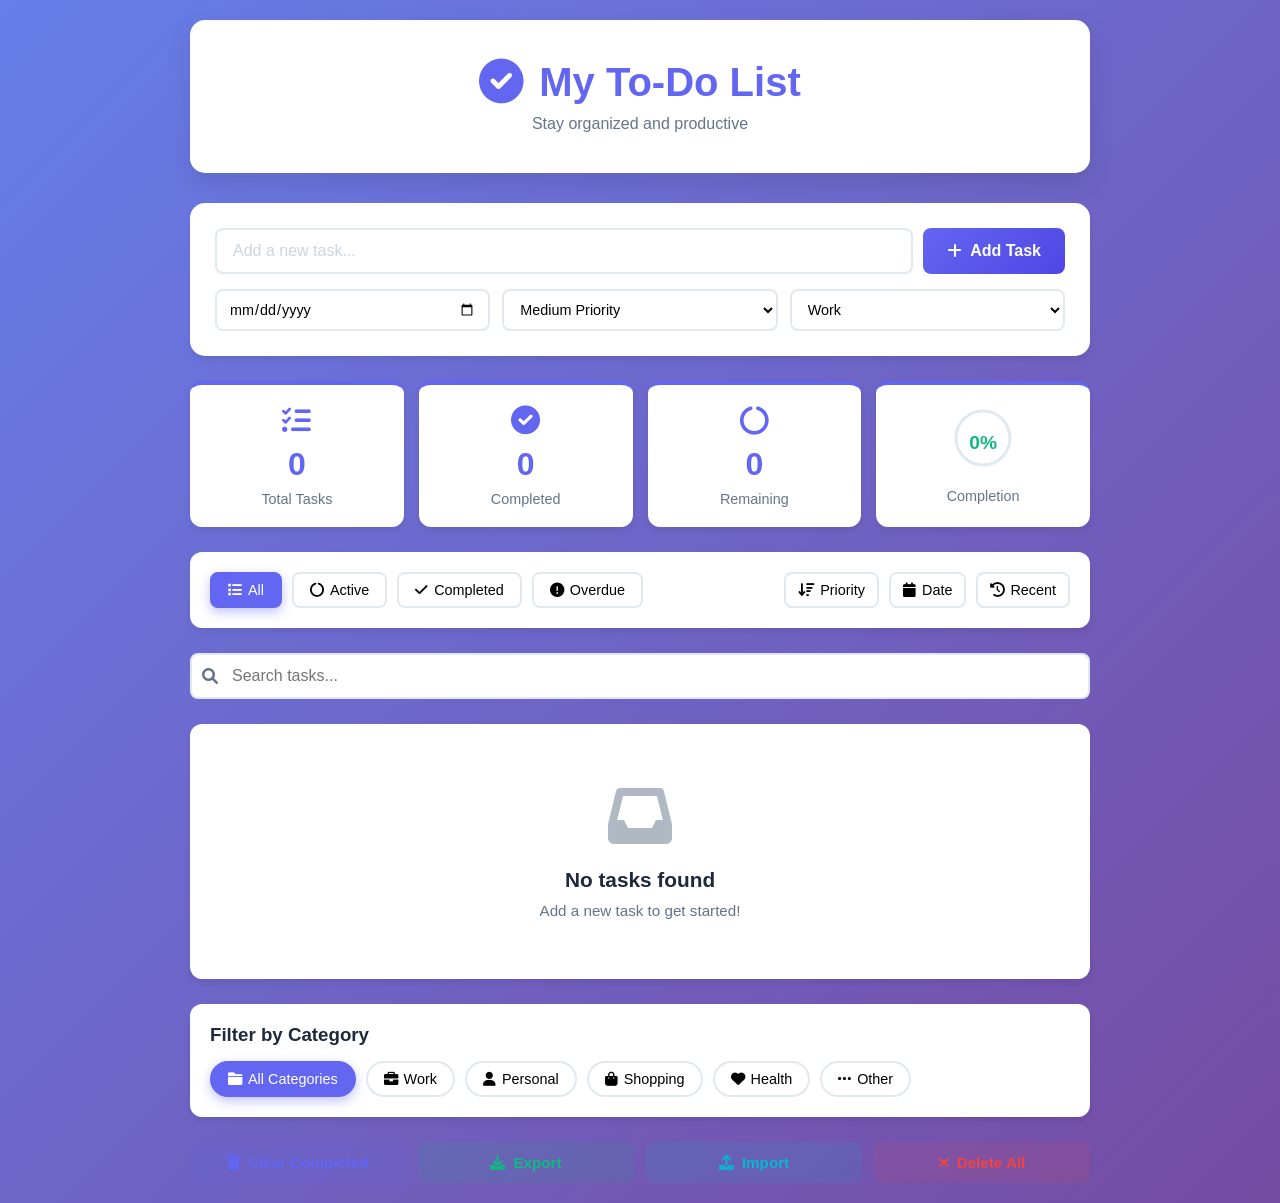
<file: todo-index.html>
<!DOCTYPE html>
<html lang="en">
<head>
    <meta charset="UTF-8">
    <meta name="viewport" content="width=device-width, initial-scale=1.0">
    <title>My To-Do List - Task Manager</title>
    <link rel="stylesheet" href="todo-styles.css">
    <link rel="stylesheet" href="https://cdnjs.cloudflare.com/ajax/libs/font-awesome/6.0.0/css/all.min.css">
</head>
<body>
    <div class="container">
        <!-- Header -->
        <header class="header">
            <div class="header-content">
                <h1><i class="fas fa-check-circle"></i> My To-Do List</h1>
                <p>Stay organized and productive</p>
            </div>
        </header>

        <!-- Main Content -->
        <main class="main">
            <!-- Input Section -->
            <section class="input-section">
                <div class="input-group">
                    <input 
                        type="text" 
                        id="taskInput" 
                        class="task-input" 
                        placeholder="Add a new task..."
                        autocomplete="off"
                    >
                    <button id="addBtn" class="add-btn">
                        <i class="fas fa-plus"></i> Add Task
                    </button>
                </div>
                <div class="input-options">
                    <input 
                        type="date" 
                        id="dueDateInput" 
                        class="due-date-input"
                    >
                    <select id="prioritySelect" class="priority-select">
                        <option value="low">Low Priority</option>
                        <option value="medium" selected>Medium Priority</option>
                        <option value="high">High Priority</option>
                    </select>
                    <select id="categorySelect" class="category-select">
                        <option value="work">Work</option>
                        <option value="personal">Personal</option>
                        <option value="shopping">Shopping</option>
                        <option value="health">Health</option>
                        <option value="other">Other</option>
                    </select>
                </div>
            </section>

            <!-- Statistics Section -->
            <section class="stats-section" id="statsSection">
                <div class="stat-card">
                    <div class="stat-icon"><i class="fas fa-tasks"></i></div>
                    <div class="stat-number" id="totalTasks">0</div>
                    <div class="stat-label">Total Tasks</div>
                </div>
                <div class="stat-card">
                    <div class="stat-icon"><i class="fas fa-check-circle"></i></div>
                    <div class="stat-number" id="completedTasks">0</div>
                    <div class="stat-label">Completed</div>
                </div>
                <div class="stat-card">
                    <div class="stat-icon"><i class="fas fa-circle-notch"></i></div>
                    <div class="stat-number" id="remainingTasks">0</div>
                    <div class="stat-label">Remaining</div>
                </div>
                <div class="stat-card progress-card">
                    <div class="progress-ring">
                        <svg width="60" height="60">
                            <circle cx="30" cy="30" r="27" class="progress-ring-circle"></circle>
                            <circle cx="30" cy="30" r="27" class="progress-ring-progress" id="progressCircle"></circle>
                        </svg>
                        <div class="progress-text" id="completionPercentage">0%</div>
                    </div>
                    <div class="stat-label">Completion</div>
                </div>
            </section>

            <!-- Filter & Sort Section -->
            <section class="filter-section">
                <div class="filter-buttons">
                    <button class="filter-btn active" data-filter="all">
                        <i class="fas fa-list"></i> All
                    </button>
                    <button class="filter-btn" data-filter="active">
                        <i class="fas fa-circle-notch"></i> Active
                    </button>
                    <button class="filter-btn" data-filter="completed">
                        <i class="fas fa-check"></i> Completed
                    </button>
                    <button class="filter-btn" data-filter="overdue">
                        <i class="fas fa-exclamation-circle"></i> Overdue
                    </button>
                </div>
                <div class="sort-buttons">
                    <button class="sort-btn" id="sortPriority" title="Sort by Priority">
                        <i class="fas fa-sort-amount-down"></i> Priority
                    </button>
                    <button class="sort-btn" id="sortDate" title="Sort by Date">
                        <i class="fas fa-calendar"></i> Date
                    </button>
                    <button class="sort-btn" id="sortRecent" title="Most Recent">
                        <i class="fas fa-history"></i> Recent
                    </button>
                </div>
            </section>

            <!-- Search Section -->
            <section class="search-section">
                <input 
                    type="text" 
                    id="searchInput" 
                    class="search-input" 
                    placeholder="Search tasks..."
                    autocomplete="off"
                >
                <i class="fas fa-search search-icon"></i>
            </section>

            <!-- Tasks List -->
            <section class="tasks-section">
                <div id="tasksList" class="tasks-list">
                    <div class="empty-state">
                        <i class="fas fa-inbox"></i>
                        <h3>No tasks yet</h3>
                        <p>Add a new task to get started!</p>
                    </div>
                </div>
            </section>

            <!-- Category Filter -->
            <section class="category-filter-section">
                <h3>Filter by Category</h3>
                <div class="category-tags" id="categoryTags">
                    <button class="category-tag active" data-category="all">
                        <i class="fas fa-folder"></i> All Categories
                    </button>
                    <button class="category-tag" data-category="work">
                        <i class="fas fa-briefcase"></i> Work
                    </button>
                    <button class="category-tag" data-category="personal">
                        <i class="fas fa-user"></i> Personal
                    </button>
                    <button class="category-tag" data-category="shopping">
                        <i class="fas fa-shopping-bag"></i> Shopping
                    </button>
                    <button class="category-tag" data-category="health">
                        <i class="fas fa-heart"></i> Health
                    </button>
                    <button class="category-tag" data-category="other">
                        <i class="fas fa-ellipsis-h"></i> Other
                    </button>
                </div>
            </section>

            <!-- Action Buttons -->
            <section class="action-buttons">
                <button id="clearCompleted" class="action-btn clear-btn">
                    <i class="fas fa-trash"></i> Clear Completed
                </button>
                <button id="exportTasks" class="action-btn export-btn">
                    <i class="fas fa-download"></i> Export
                </button>
                <button id="importTasks" class="action-btn import-btn">
                    <i class="fas fa-upload"></i> Import
                </button>
                <button id="deleteAll" class="action-btn delete-all-btn">
                    <i class="fas fa-times"></i> Delete All
                </button>
            </section>
        </main>
    </div>

    <!-- Edit Modal -->
    <div id="editModal" class="modal">
        <div class="modal-content">
            <span class="close-modal">&times;</span>
            <h2>Edit Task</h2>
            <form id="editForm">
                <div class="form-group">
                    <label for="editTaskInput">Task Description</label>
                    <input type="text" id="editTaskInput" class="form-input" required>
                </div>
                <div class="form-row">
                    <div class="form-group">
                        <label for="editDueDate">Due Date</label>
                        <input type="date" id="editDueDate" class="form-input">
                    </div>
                    <div class="form-group">
                        <label for="editPriority">Priority</label>
                        <select id="editPriority" class="form-input">
                            <option value="low">Low</option>
                            <option value="medium">Medium</option>
                            <option value="high">High</option>
                        </select>
                    </div>
                </div>
                <div class="form-group">
                    <label for="editCategory">Category</label>
                    <select id="editCategory" class="form-input">
                        <option value="work">Work</option>
                        <option value="personal">Personal</option>
                        <option value="shopping">Shopping</option>
                        <option value="health">Health</option>
                        <option value="other">Other</option>
                    </select>
                </div>
                <div class="form-group">
                    <label for="editNotes">Notes</label>
                    <textarea id="editNotes" class="form-input" rows="3" placeholder="Add notes..."></textarea>
                </div>
                <div class="form-buttons">
                    <button type="submit" class="btn-save">Save Changes</button>
                    <button type="button" class="btn-cancel">Cancel</button>
                </div>
            </form>
        </div>
    </div>

    <!-- Hidden File Input for Import -->
    <input type="file" id="importInput" style="display: none;" accept=".json">

    <!-- Toast Notification -->
    <div id="toast" class="toast"></div>

    <script src="todo-script.js"></script>
</body>
</html>
</file>
<file: todo-styles.css>
/* Reset and Base Styles */
* {
    margin: 0;
    padding: 0;
    box-sizing: border-box;
}

:root {
    --primary-color: #6366f1;
    --primary-dark: #4f46e5;
    --primary-light: #818cf8;
    --secondary-color: #8b5cf6;
    --success-color: #10b981;
    --danger-color: #ef4444;
    --warning-color: #f59e0b;
    --info-color: #06b6d4;
    --light-bg: #f8fafc;
    --bg-color: #f1f5f9;
    --card-bg: #ffffff;
    --text-dark: #1e293b;
    --text-light: #64748b;
    --border-color: #e2e8f0;
    --shadow: 0 4px 6px rgba(0, 0, 0, 0.07);
    --shadow-lg: 0 10px 25px rgba(0, 0, 0, 0.1);
    --transition: all 0.3s ease;
}

html {
    scroll-behavior: smooth;
}

body {
    font-family: 'Segoe UI', Tahoma, Geneva, Verdana, sans-serif;
    background: linear-gradient(135deg, #667eea 0%, #764ba2 100%);
    min-height: 100vh;
    padding: 20px;
    color: var(--text-dark);
}

.container {
    max-width: 900px;
    margin: 0 auto;
}

/* Header */
.header {
    background: var(--card-bg);
    padding: 40px 30px;
    border-radius: 15px;
    margin-bottom: 30px;
    box-shadow: var(--shadow-lg);
    text-align: center;
    animation: slideDown 0.5s ease;
}

@keyframes slideDown {
    from {
        opacity: 0;
        transform: translateY(-20px);
    }
    to {
        opacity: 1;
        transform: translateY(0);
    }
}

.header-content h1 {
    font-size: 2.5rem;
    color: var(--primary-color);
    margin-bottom: 10px;
    display: flex;
    align-items: center;
    justify-content: center;
    gap: 15px;
}

.header-content h1 i {
    font-size: 2.8rem;
    animation: bounce 2s infinite;
}

@keyframes bounce {
    0%, 100% { transform: translateY(0); }
    50% { transform: translateY(-10px); }
}

.header-content p {
    font-size: 1rem;
    color: var(--text-light);
}

/* Main */
.main {
    display: grid;
    gap: 25px;
}

/* Input Section */
.input-section {
    background: var(--card-bg);
    padding: 25px;
    border-radius: 15px;
    box-shadow: var(--shadow);
    animation: slideUp 0.5s ease 0.1s both;
}

@keyframes slideUp {
    from {
        opacity: 0;
        transform: translateY(20px);
    }
    to {
        opacity: 1;
        transform: translateY(0);
    }
}

.input-group {
    display: flex;
    gap: 10px;
    margin-bottom: 15px;
}

.task-input {
    flex: 1;
    padding: 12px 16px;
    border: 2px solid var(--border-color);
    border-radius: 8px;
    font-size: 1rem;
    transition: var(--transition);
    font-family: inherit;
}

.task-input:focus {
    outline: none;
    border-color: var(--primary-color);
    box-shadow: 0 0 0 3px rgba(99, 102, 241, 0.1);
}

.task-input::placeholder {
    color: #cbd5e1;
}

.add-btn {
    padding: 12px 24px;
    background: linear-gradient(135deg, var(--primary-color), var(--primary-dark));
    color: white;
    border: none;
    border-radius: 8px;
    font-size: 1rem;
    font-weight: 600;
    cursor: pointer;
    transition: var(--transition);
    display: flex;
    align-items: center;
    gap: 8px;
    white-space: nowrap;
}

.add-btn:hover {
    transform: translateY(-2px);
    box-shadow: 0 6px 20px rgba(99, 102, 241, 0.4);
}

.add-btn:active {
    transform: translateY(0);
}

.input-options {
    display: grid;
    grid-template-columns: 1fr 1fr 1fr;
    gap: 12px;
}

.due-date-input,
.priority-select,
.category-select {
    padding: 10px 12px;
    border: 2px solid var(--border-color);
    border-radius: 8px;
    font-size: 0.9rem;
    cursor: pointer;
    transition: var(--transition);
    font-family: inherit;
    background-color: white;
}

.due-date-input:focus,
.priority-select:focus,
.category-select:focus {
    outline: none;
    border-color: var(--primary-color);
    box-shadow: 0 0 0 3px rgba(99, 102, 241, 0.1);
}

/* Stats Section */
.stats-section {
    display: grid;
    grid-template-columns: repeat(auto-fit, minmax(200px, 1fr));
    gap: 15px;
    animation: slideUp 0.5s ease 0.2s both;
}

.stat-card {
    background: var(--card-bg);
    padding: 20px;
    border-radius: 12px;
    text-align: center;
    box-shadow: var(--shadow);
    border-top: 4px solid var(--primary-color);
    transition: var(--transition);
    position: relative;
    overflow: hidden;
}

.stat-card:hover {
    transform: translateY(-5px);
    box-shadow: var(--shadow-lg);
}

.stat-card::before {
    content: '';
    position: absolute;
    top: 0;
    left: -100%;
    width: 100%;
    height: 100%;
    background: linear-gradient(90deg, transparent, rgba(255,255,255,0.3), transparent);
    transition: 0.5s;
}

.stat-card:hover::before {
    left: 100%;
}

.stat-icon {
    font-size: 1.8rem;
    color: var(--primary-color);
    margin-bottom: 8px;
}

.stat-number {
    font-size: 2rem;
    font-weight: 700;
    color: var(--primary-color);
    margin-bottom: 8px;
    transition: var(--transition);
}

.stat-label {
    font-size: 0.9rem;
    color: var(--text-light);
    font-weight: 500;
}

.progress-card {
    display: flex;
    flex-direction: column;
    align-items: center;
    justify-content: center;
}

.progress-ring {
    position: relative;
    width: 70px;
    height: 70px;
    margin-bottom: 10px;
}

.progress-ring svg {
    transform: rotate(-90deg);
}

.progress-ring-circle {
    fill: none;
    stroke: var(--border-color);
    stroke-width: 3;
}

.progress-ring-progress {
    fill: none;
    stroke: var(--success-color);
    stroke-width: 3;
    stroke-linecap: round;
    stroke-dasharray: 169.646;
    stroke-dashoffset: 169.646;
    transition: stroke-dashoffset 0.6s ease;
}

.progress-text {
    position: absolute;
    top: 50%;
    left: 50%;
    transform: translate(-50%, -50%);
    font-size: 1.2rem;
    font-weight: bold;
    color: var(--success-color);
}

/* Filter Section */
.filter-section {
    background: var(--card-bg);
    padding: 20px;
    border-radius: 12px;
    box-shadow: var(--shadow);
    display: flex;
    justify-content: space-between;
    align-items: center;
    gap: 20px;
    flex-wrap: wrap;
    animation: slideUp 0.5s ease 0.3s both;
}

.filter-buttons,
.sort-buttons {
    display: flex;
    gap: 10px;
    flex-wrap: wrap;
}

.filter-btn,
.sort-btn {
    padding: 8px 16px;
    border: 2px solid var(--border-color);
    background: white;
    border-radius: 8px;
    cursor: pointer;
    font-size: 0.9rem;
    transition: var(--transition);
    display: flex;
    align-items: center;
    gap: 6px;
    font-weight: 500;
}

.filter-btn:hover,
.sort-btn:hover {
    border-color: var(--primary-color);
    color: var(--primary-color);
    transform: translateY(-2px);
}

.filter-btn.active {
    background: var(--primary-color);
    color: white;
    border-color: var(--primary-color);
    box-shadow: 0 4px 12px rgba(99, 102, 241, 0.4);
}

.sort-btn {
    padding: 8px 12px;
}

/* Search Section */
.search-section {
    position: relative;
    animation: slideUp 0.5s ease 0.4s both;
}

.search-input {
    width: 100%;
    padding: 12px 16px 12px 40px;
    border: 2px solid var(--border-color);
    border-radius: 8px;
    font-size: 1rem;
    transition: var(--transition);
    font-family: inherit;
    background: var(--card-bg);
}

.search-input:focus {
    outline: none;
    border-color: var(--primary-color);
    box-shadow: 0 0 0 3px rgba(99, 102, 241, 0.1);
}

.search-icon {
    position: absolute;
    left: 12px;
    top: 50%;
    transform: translateY(-50%);
    color: var(--text-light);
    pointer-events: none;
}

/* Tasks Section */
.tasks-section {
    background: var(--card-bg);
    border-radius: 12px;
    box-shadow: var(--shadow);
    overflow: hidden;
    animation: slideUp 0.5s ease 0.5s both;
}

.tasks-list {
    min-height: 200px;
}

.empty-state {
    display: flex;
    flex-direction: column;
    align-items: center;
    justify-content: center;
    padding: 60px 30px;
    text-align: center;
    color: var(--text-light);
    animation: fadeIn 0.5s ease;
}

@keyframes fadeIn {
    from { opacity: 0; }
    to { opacity: 1; }
}

.empty-state i {
    font-size: 4rem;
    margin-bottom: 20px;
    opacity: 0.5;
    animation: float 3s ease-in-out infinite;
}

@keyframes float {
    0%, 100% { transform: translateY(0); }
    50% { transform: translateY(-10px); }
}

.empty-state h3 {
    font-size: 1.3rem;
    color: var(--text-dark);
    margin-bottom: 10px;
}

.empty-state p {
    font-size: 0.95rem;
}

/* Task Item */
.task-item {
    display: flex;
    align-items: flex-start;
    padding: 16px 20px;
    border-bottom: 1px solid var(--border-color);
    transition: var(--transition);
    gap: 12px;
    animation: slideIn 0.3s ease;
}

@keyframes slideIn {
    from {
        opacity: 0;
        transform: translateX(-20px);
    }
    to {
        opacity: 1;
        transform: translateX(0);
    }
}

.task-item:last-child {
    border-bottom: none;
}

.task-item:hover {
    background-color: var(--light-bg);
}

.task-item.completed {
    opacity: 0.7;
}

.task-item.completed .task-text {
    text-decoration: line-through;
    color: var(--text-light);
}

.task-item.overdue {
    border-left: 4px solid var(--danger-color);
}

.task-checkbox {
    width: 22px;
    height: 22px;
    min-width: 22px;
    cursor: pointer;
    margin-top: 2px;
    accent-color: var(--success-color);
    transition: var(--transition);
}

.task-checkbox:hover {
    transform: scale(1.1);
}

.task-priority {
    width: 4px;
    min-width: 4px;
    height: 40px;
    border-radius: 2px;
    margin-top: -2px;
    transition: var(--transition);
}

.task-priority.high {
    background-color: var(--danger-color);
}

.task-priority.medium {
    background-color: var(--warning-color);
}

.task-priority.low {
    background-color: var(--success-color);
}

.task-content {
    flex: 1;
    display: flex;
    flex-direction: column;
    gap: 6px;
}

.task-text {
    font-size: 1rem;
    color: var(--text-dark);
    word-break: break-word;
    font-weight: 500;
}

.task-meta {
    display: flex;
    gap: 12px;
    flex-wrap: wrap;
    font-size: 0.8rem;
}

.task-category {
    background: var(--light-bg);
    padding: 2px 8px;
    border-radius: 12px;
    color: var(--primary-color);
    font-weight: 500;
    display: inline-flex;
    align-items: center;
    gap: 4px;
    width: fit-content;
}

.task-date {
    color: var(--text-light);
    display: flex;
    align-items: center;
    gap: 4px;
}

.task-date.overdue {
    color: var(--danger-color);
    font-weight: 600;
}

.task-notes {
    font-size: 0.85rem;
    color: var(--text-light);
    font-style: italic;
    margin-top: 4px;
    padding: 8px;
    background: var(--light-bg);
    border-radius: 4px;
    border-left: 3px solid var(--info-color);
}

.task-actions {
    display: flex;
    gap: 8px;
}

.task-btn {
    width: 32px;
    height: 32px;
    border: none;
    border-radius: 6px;
    cursor: pointer;
    display: flex;
    align-items: center;
    justify-content: center;
    transition: var(--transition);
    font-size: 0.9rem;
}

.task-btn.edit {
    background-color: rgba(99, 102, 241, 0.1);
    color: var(--primary-color);
}

.task-btn.edit:hover {
    background-color: var(--primary-color);
    color: white;
    transform: scale(1.1);
}

.task-btn.delete {
    background-color: rgba(239, 68, 68, 0.1);
    color: var(--danger-color);
}

.task-btn.delete:hover {
    background-color: var(--danger-color);
    color: white;
    transform: scale(1.1);
}

/* Category Filter Section */
.category-filter-section {
    background: var(--card-bg);
    padding: 20px;
    border-radius: 12px;
    box-shadow: var(--shadow);
    animation: slideUp 0.5s ease 0.6s both;
}

.category-filter-section h3 {
    margin-bottom: 15px;
    color: var(--text-dark);
}

.category-tags {
    display: flex;
    gap: 10px;
    flex-wrap: wrap;
}

.category-tag {
    padding: 8px 16px;
    border: 2px solid var(--border-color);
    background: white;
    border-radius: 20px;
    cursor: pointer;
    font-size: 0.9rem;
    transition: var(--transition);
    display: flex;
    align-items: center;
    gap: 6px;
    font-weight: 500;
}

.category-tag:hover {
    border-color: var(--primary-color);
    color: var(--primary-color);
    transform: translateY(-2px);
}

.category-tag.active {
    background: var(--primary-color);
    color: white;
    border-color: var(--primary-color);
    box-shadow: 0 4px 12px rgba(99, 102, 241, 0.4);
}

/* Action Buttons */
.action-buttons {
    display: grid;
    grid-template-columns: repeat(auto-fit, minmax(150px, 1fr));
    gap: 12px;
    animation: slideUp 0.5s ease 0.7s both;
}

.action-btn {
    padding: 12px 20px;
    border: none;
    border-radius: 8px;
    cursor: pointer;
    font-size: 0.95rem;
    font-weight: 600;
    transition: var(--transition);
    display: flex;
    align-items: center;
    justify-content: center;
    gap: 8px;
}

.clear-btn {
    background: rgba(99, 102, 241, 0.1);
    color: var(--primary-color);
}

.clear-btn:hover {
    background: var(--primary-color);
    color: white;
    transform: translateY(-2px);
}

.export-btn {
    background: rgba(16, 185, 129, 0.1);
    color: var(--success-color);
}

.export-btn:hover {
    background: var(--success-color);
    color: white;
    transform: translateY(-2px);
}

.import-btn {
    background: rgba(6, 182, 212, 0.1);
    color: var(--info-color);
}

.import-btn:hover {
    background: var(--info-color);
    color: white;
    transform: translateY(-2px);
}

.delete-all-btn {
    background: rgba(239, 68, 68, 0.1);
    color: var(--danger-color);
}

.delete-all-btn:hover {
    background: var(--danger-color);
    color: white;
    transform: translateY(-2px);
}

/* Modal */
.modal {
    display: none;
    position: fixed;
    z-index: 1000;
    left: 0;
    top: 0;
    width: 100%;
    height: 100%;
    background-color: rgba(0, 0, 0, 0.5);
    animation: fadeIn 0.3s ease;
}

.modal.show {
    display: flex;
    align-items: center;
    justify-content: center;
}

.modal-content {
    background-color: var(--card-bg);
    padding: 30px;
    border-radius: 15px;
    width: 90%;
    max-width: 500px;
    box-shadow: var(--shadow-lg);
    animation: slideIn 0.3s ease;
    max-height: 90vh;
    overflow-y: auto;
}

.close-modal {
    color: var(--text-light);
    float: right;
    font-size: 1.8rem;
    font-weight: bold;
    cursor: pointer;
    transition: var(--transition);
}

.close-modal:hover {
    color: var(--text-dark);
    transform: scale(1.2);
}

.modal-content h2 {
    color: var(--text-dark);
    margin-bottom: 20px;
    margin-top: 0;
}

.form-group {
    margin-bottom: 20px;
}

.form-row {
    display: grid;
    grid-template-columns: 1fr 1fr;
    gap: 15px;
}

.form-group label {
    display: block;
    margin-bottom: 8px;
    color: var(--text-dark);
    font-weight: 500;
}

.form-input {
    width: 100%;
    padding: 10px 12px;
    border: 2px solid var(--border-color);
    border-radius: 8px;
    font-size: 1rem;
    font-family: inherit;
    transition: var(--transition);
}

.form-input:focus {
    outline: none;
    border-color: var(--primary-color);
    box-shadow: 0 0 0 3px rgba(99, 102, 241, 0.1);
}

.form-buttons {
    display: grid;
    grid-template-columns: 1fr 1fr;
    gap: 12px;
    margin-top: 25px;
}

.btn-save {
    padding: 12px;
    background: var(--success-color);
    color: white;
    border: none;
    border-radius: 8px;
    cursor: pointer;
    font-weight: 600;
    transition: var(--transition);
}

.btn-save:hover {
    background: #059669;
    transform: translateY(-2px);
}

.btn-cancel {
    padding: 12px;
    background: var(--border-color);
    color: var(--text-dark);
    border: none;
    border-radius: 8px;
    cursor: pointer;
    font-weight: 600;
    transition: var(--transition);
}

.btn-cancel:hover {
    background: #cbd5e1;
    transform: translateY(-2px);
}

/* Toast Notification */
.toast {
    position: fixed;
    bottom: 30px;
    right: 30px;
    padding: 16px 24px;
    background: var(--text-dark);
    color: white;
    border-radius: 8px;
    box-shadow: var(--shadow-lg);
    display: none;
    z-index: 2000;
    animation: slideInRight 0.3s ease;
    max-width: 300px;
}

.toast.show {
    display: block;
}

@keyframes slideInRight {
    from {
        transform: translateX(400px);
        opacity: 0;
    }
    to {
        transform: translateX(0);
        opacity: 1;
    }
}

.toast.success {
    background: var(--success-color);
}

.toast.error {
    background: var(--danger-color);
}

.toast.info {
    background: var(--info-color);
}

/* Responsive Design */
@media (max-width: 768px) {
    .container {
        padding: 10px;
    }

    .header {
        padding: 30px 20px;
    }

    .header-content h1 {
        font-size: 2rem;
    }

    .input-group {
        flex-direction: column;
    }

    .add-btn {
        width: 100%;
    }

    .input-options {
        grid-template-columns: 1fr 1fr;
    }

    .stats-section {
        grid-template-columns: repeat(2, 1fr);
    }

    .filter-section {
        flex-direction: column;
        align-items: flex-start;
    }

    .filter-buttons,
    .sort-buttons {
        width: 100%;
    }

    .task-item {
        padding: 12px 15px;
    }

    .task-meta {
        font-size: 0.75rem;
    }

    .modal-content {
        width: 95%;
        padding: 20px;
    }

    .action-buttons {
        grid-template-columns: 1fr 1fr;
    }

    .toast {
        bottom: 20px;
        right: 20px;
        left: 20px;
        max-width: none;
    }

    .form-row {
        grid-template-columns: 1fr;
    }
}

@media (max-width: 480px) {
    .header-content h1 {
        font-size: 1.5rem;
        gap: 10px;
    }

    .header-content h1 i {
        font-size: 2rem;
    }

    .stats-section {
        grid-template-columns: repeat(2, 1fr);
        gap: 10px;
    }

    .stat-card {
        padding: 15px;
    }

    .stat-number {
        font-size: 1.5rem;
    }

    .input-options {
        grid-template-columns: 1fr;
    }

    .task-actions {
        gap: 6px;
    }

    .task-btn {
        width: 28px;
        height: 28px;
        font-size: 0.8rem;
    }

    .filter-buttons {
        grid-template-columns: repeat(2, 1fr);
    }

    .sort-buttons {
        grid-template-columns: repeat(3, 1fr);
    }

    .action-buttons {
        grid-template-columns: 1fr;
    }
}
</file>
